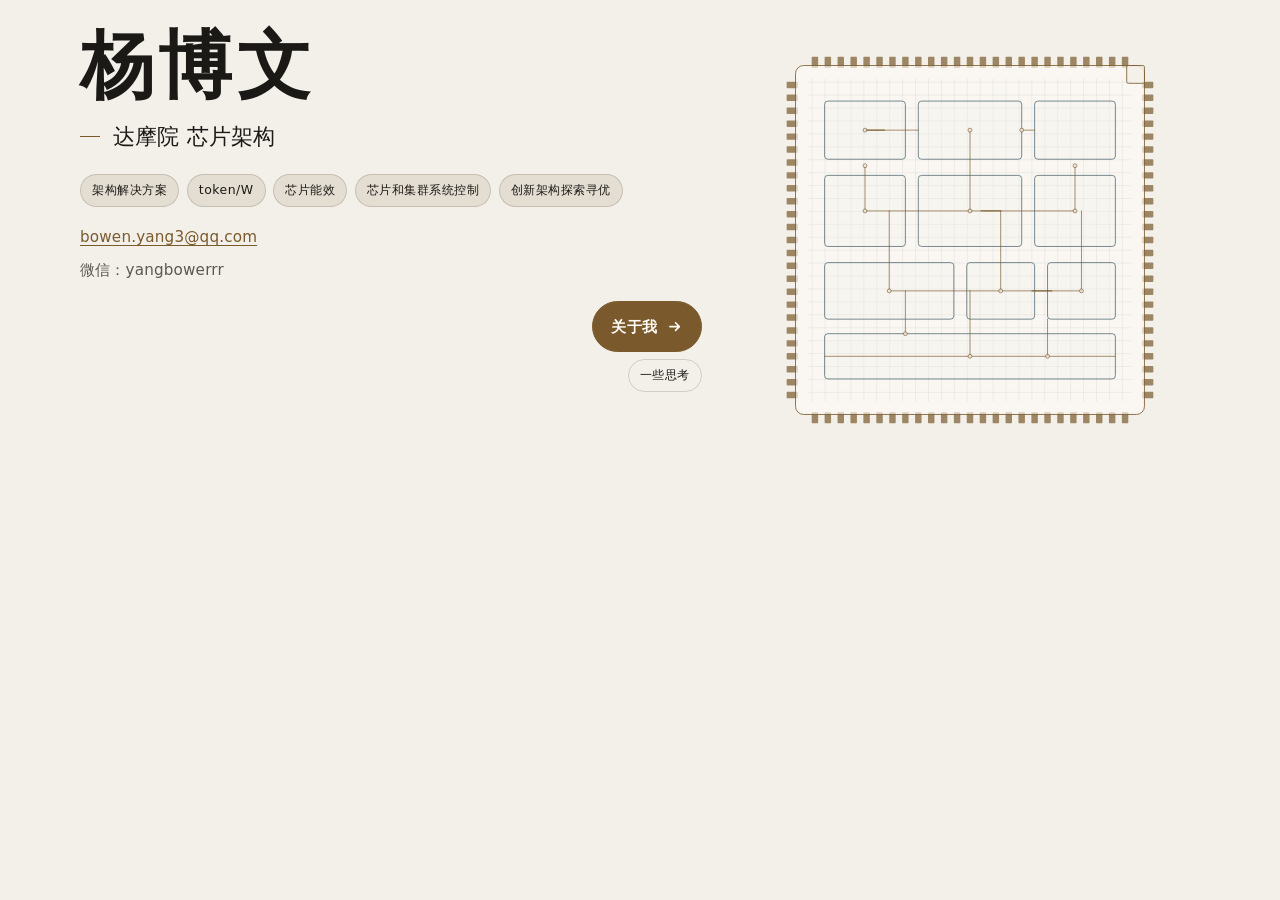
<file: index.html>
<!DOCTYPE html>
<html lang="zh-Hans">
<head>
  <meta charset="utf-8">
  <meta name="viewport" content="width=device-width, initial-scale=1">
  <meta name="format-detection" content="telephone=no">
  <meta name="color-scheme" content="dark light">
  <meta name="description" content="杨博文（Bowen Yang），从事 SoC 芯片架构，聚焦 GPU、CPU 与 AI 相关芯片的架构、能效与端到端交付。">
  <title>杨博文 · SoC 芯片架构</title>
  <link rel="icon" href="data:image/svg+xml,%3Csvg xmlns='http://www.w3.org/2000/svg' viewBox='0 0 32 32'%3E%3Crect x='3' y='3' width='26' height='26' rx='3' fill='none' stroke='%23c9a66b' stroke-width='1.5'/%3E%3Ctext x='16' y='22' text-anchor='middle' font-size='16' font-family='system-ui,sans-serif' fill='%23c9a66b'%3E%E6%9D%A8%3C/text%3E%3C/svg%3E">
  <style>

:root {
  --bg: #0c0d0f;
  --bg-elev: #14161a;
  --bg-soft: #1b1e24;
  --ink: #f2eee6;
  --ink-muted: #9a958c;
  --ink-faint: #6d6a64;
  --line: rgba(242, 238, 230, 0.10);
  --line-strong: rgba(242, 238, 230, 0.18);
  --accent: #c9a66b;
  --accent-ink: #0c0d0f;
  --accent-dim: rgba(201, 166, 107, 0.14);
  --accent-glow: rgba(201, 166, 107, 0.28);
  --steel: #8aa0ab;
  --shadow: 0 24px 60px rgba(0, 0, 0, 0.35);
  --header-h: 4.25rem;
  --radius: 14px;
  --space-tight: 0.28rem;
  --space-group: 0.55rem;
  --space-title: 0.8rem;
  --space-block: 1.1rem;
  --space-section: 1.5rem;
  --space-section-pad: 1.25rem;
  --btn-font-size: 0.92rem;
  --tag-font-size: 0.78rem;
  --font: "PingFang SC", "Hiragino Sans GB", "Source Han Sans SC", "Noto Sans SC",
          "Microsoft YaHei UI", "Microsoft YaHei", system-ui, -apple-system, sans-serif;
  --mono: "SF Mono", "JetBrains Mono", "Cascadia Code", "Sarasa Mono SC", ui-monospace, monospace;
  color-scheme: dark;
}

@media (prefers-color-scheme: light) {
  html:not([data-theme]) {
    --bg: #f3f0ea;
    --bg-elev: #fffcf7;
    --bg-soft: #eae5db;
    --ink: #1b1916;
    --ink-muted: #5c5850;
    --ink-faint: #8a857c;
    --line: rgba(27, 25, 22, 0.10);
    --line-strong: rgba(27, 25, 22, 0.16);
    --accent: #7a5a2c;
    --accent-ink: #fffcf7;
    --accent-dim: rgba(122, 90, 44, 0.12);
    --accent-glow: rgba(122, 90, 44, 0.22);
    --steel: #4f6670;
    --shadow: 0 20px 50px rgba(27, 25, 22, 0.08);
    color-scheme: light;
  }
}

html[data-theme="light"] {
  --bg: #f3f0ea;
  --bg-elev: #fffcf7;
  --bg-soft: #eae5db;
  --ink: #1b1916;
  --ink-muted: #5c5850;
  --ink-faint: #8a857c;
  --line: rgba(27, 25, 22, 0.10);
  --line-strong: rgba(27, 25, 22, 0.16);
  --accent: #7a5a2c;
  --accent-ink: #fffcf7;
  --accent-dim: rgba(122, 90, 44, 0.12);
  --accent-glow: rgba(122, 90, 44, 0.22);
  --steel: #4f6670;
  --shadow: 0 20px 50px rgba(27, 25, 22, 0.08);
  color-scheme: light;
}

html[data-theme="dark"] {
  --bg: #0c0d0f;
  --bg-elev: #14161a;
  --bg-soft: #1b1e24;
  --ink: #f2eee6;
  --ink-muted: #9a958c;
  --ink-faint: #6d6a64;
  --line: rgba(242, 238, 230, 0.10);
  --line-strong: rgba(242, 238, 230, 0.18);
  --accent: #c9a66b;
  --accent-ink: #0c0d0f;
  --accent-dim: rgba(201, 166, 107, 0.14);
  --accent-glow: rgba(201, 166, 107, 0.28);
  --steel: #8aa0ab;
  --shadow: 0 24px 60px rgba(0, 0, 0, 0.35);
  color-scheme: dark;
}

*, *::before, *::after { box-sizing: border-box; }

html {
  scroll-behavior: smooth;
  -webkit-text-size-adjust: 100%;
  text-size-adjust: 100%;
}

html, body { height: 100%; }

body {
  margin: 0;
  min-height: 100svh;
  display: flex;
  flex-direction: column;
  background: var(--bg);
  color: var(--ink);
  font-family: var(--font);
  font-size: 1.0625rem;
  line-height: 1.75;
  letter-spacing: 0.01em;
  text-rendering: optimizeLegibility;
  -webkit-font-smoothing: antialiased;
  -moz-osx-font-smoothing: grayscale;
}

[hidden] { display: none !important; }

img, svg { max-width: 100%; }

a {
  color: var(--accent);
  text-decoration-thickness: 1px;
  text-underline-offset: 0.22em;
}

a:hover { text-decoration-thickness: 2px; }

:focus { outline: none; }

:focus-visible {
  outline: 2px solid var(--accent);
  outline-offset: 3px;
}

::selection {
  background: var(--accent);
  color: var(--accent-ink);
}

.skip {
  position: absolute;
  left: 1rem;
  top: -4rem;
  z-index: 100;
  padding: 0.5rem 0.8rem;
  background: var(--accent);
  color: var(--accent-ink);
  text-decoration: none;
  border-radius: 6px;
}
.skip:focus { top: 0.75rem; }

.wrap {
  width: min(1120px, calc(100% - 2.5rem));
  margin-inline: auto;
}

header.site {
  position: sticky;
  top: 0;
  z-index: 50;
  height: var(--header-h);
  display: flex;
  align-items: center;
  background: color-mix(in srgb, var(--bg) 82%, transparent);
  backdrop-filter: blur(16px) saturate(1.2);
  -webkit-backdrop-filter: blur(16px) saturate(1.2);
  border-bottom: 1px solid var(--line);
}

header.site .wrap {
  display: flex;
  align-items: center;
  justify-content: space-between;
  gap: 1rem;
  width: min(1120px, calc(100% - 2.5rem));
}

.brand {
  display: flex;
  align-items: center;
  gap: 0.75rem;
  color: inherit;
  text-decoration: none;
  min-width: 0;
}

.brand:hover { text-decoration: none; }

.mark {
  flex: none;
  width: 2rem;
  height: 2rem;
  display: grid;
  place-items: center;
  border: 1px solid var(--accent);
  border-radius: 5px;
  color: var(--accent);
  font-size: 0.95rem;
  font-weight: 600;
  letter-spacing: 0;
  line-height: 1;
}

.brand-text {
  display: flex;
  flex-direction: column;
  line-height: 1.15;
  min-width: 0;
}

.brand-name {
  font-weight: 600;
  font-size: 0.95rem;
}

.brand-role {
  font-size: 0.7rem;
  color: var(--ink-muted);
  letter-spacing: 0.08em;
}

nav.site-nav {
  display: flex;
  align-items: center;
  gap: 0.25rem;
}

nav.site-nav a {
  color: var(--ink-muted);
  text-decoration: none;
  padding: 0.4rem 0.7rem;
  font-size: 0.875rem;
  border-radius: 999px;
  position: relative;
}

nav.site-nav a:hover {
  color: var(--ink);
  text-decoration: none;
  background: var(--accent-dim);
}

nav.site-nav a[aria-current="page"] {
  color: var(--ink);
}

nav.site-nav a[aria-current="page"]::after {
  content: "";
  position: absolute;
  left: 0.7rem;
  right: 0.7rem;
  bottom: 0.2rem;
  height: 1px;
  background: var(--accent);
}

.theme-toggle {
  appearance: none;
  margin-left: 0.35rem;
  width: 2.35rem;
  height: 2.35rem;
  border: 1px solid var(--line-strong);
  background: var(--bg-elev);
  color: var(--ink);
  border-radius: 999px;
  display: grid;
  place-items: center;
  cursor: pointer;
  padding: 0;
}

.theme-toggle:hover {
  border-color: var(--accent);
  color: var(--accent);
}

.theme-toggle svg {
  width: 1.05rem;
  height: 1.05rem;
  fill: none;
  stroke: currentColor;
  stroke-width: 1.7;
  stroke-linecap: round;
  stroke-linejoin: round;
}

.theme-toggle .icon-sun { display: none; }
.theme-toggle .icon-moon { display: block; }

@media (prefers-color-scheme: light) {
  html:not([data-theme]) .theme-toggle .icon-sun { display: block; }
  html:not([data-theme]) .theme-toggle .icon-moon { display: none; }
}
html[data-theme="light"] .theme-toggle .icon-sun { display: block; }
html[data-theme="light"] .theme-toggle .icon-moon { display: none; }
html[data-theme="dark"] .theme-toggle .icon-sun { display: none; }
html[data-theme="dark"] .theme-toggle .icon-moon { display: block; }

main { flex: 1; }

/* Views: without JS, both stack. With JS, switch.
   #home must remain display:grid (its .hero layout). */
body.js-ready .view { display: none; }
body.js-ready[data-view="home"] #home { display: grid; }
body.js-ready[data-view="about"] #about { display: block; }

.hero {
  display: grid;
  grid-template-columns: minmax(0, 1.15fr) minmax(240px, 0.85fr);
  gap: clamp(1.5rem, 4vw, 4rem);
  align-items: start;
  min-height: 0;
  padding-block: clamp(1.5rem, 3vh, 2.5rem);
}

.eyebrow {
  display: flex;
  align-items: center;
  gap: 0.75rem;
  color: var(--accent);
  font-size: 0.75rem;
  letter-spacing: 0.18em;
  text-transform: uppercase;
  font-weight: 500;
  margin: 0 0 0.9rem;
}

.eyebrow::after {
  content: "";
  width: 3rem;
  height: 1px;
  background: var(--accent);
  opacity: 0.7;
}

.hero h1 {
  margin: 0;
  font-size: clamp(2.6rem, 6.2vw, 4.6rem);
  font-weight: 650;
  letter-spacing: 0.06em;
  line-height: 1.05;
}

.en-name {
  margin: 0.55rem 0 0;
  font-size: 0.92rem;
  letter-spacing: 0.28em;
  text-transform: uppercase;
  color: var(--ink-muted);
  font-weight: 500;
}

.role {
  margin: 1.1rem 0 0;
  font-size: clamp(1.15rem, 2vw, 1.4rem);
  font-weight: 500;
  color: var(--ink);
  display: flex;
  align-items: center;
  gap: 0.8rem;
}

.role::before {
  content: "";
  width: 1.25rem;
  height: 1px;
  background: var(--accent);
  flex: none;
}

.lead {
  margin: 1.15rem 0 0;
  max-width: 38rem;
  color: var(--ink-muted);
  font-size: 1.02rem;
}

.tags {
  display: flex;
  flex-wrap: wrap;
  gap: 0.5rem;
  margin: 1.2rem 0 0;
  padding: 0;
  list-style: none;
}

.tags li,
.hero-thoughts {
  border: 1px solid var(--line-strong);
  color: var(--ink);
  font-size: var(--tag-font-size);
  font-weight: inherit;
  letter-spacing: 0.04em;
  line-height: inherit;
  padding: 0.28rem 0.7rem;
  border-radius: 999px;
}
.tags li {
  background: var(--accent-dim);
}
.hero-thoughts {
  display: inline-flex;
  align-items: center;
  width: max-content;
  text-decoration: none;
  background: transparent;
}
.hero-thoughts:hover,
.hero-thoughts:focus,
.hero-thoughts:active {
  color: var(--accent);
  text-decoration: none;
  background: transparent;
}

.meta-grid {
  display: grid;
  grid-template-columns: repeat(2, minmax(0, 1fr));
  gap: 1.1rem 2rem;
  margin: 1.6rem 0 0;
  padding-top: 1.25rem;
  border-top: 1px solid var(--line);
  max-width: 40rem;
}

.meta-grid h2 {
  margin: 0 0 0.35rem;
  font-size: 0.7rem;
  letter-spacing: 0.16em;
  text-transform: uppercase;
  color: var(--accent);
  font-weight: 600;
}

.meta-grid p {
  margin: 0;
  font-size: 0.92rem;
  color: var(--ink-muted);
  line-height: 1.65;
}

.meta-grid strong {
  color: var(--ink);
  font-weight: 600;
}

.hero-actions {
  display: flex;
  flex-direction: column;
  flex-wrap: nowrap;
  align-items: flex-end;
  justify-content: flex-end;
  gap: 0.45rem;
  margin-top: 1.5rem;
}
.hero-actions .btn,
.hero-actions .btn-ghost {
  margin-right: 0;
  margin-left: 0;
}

.btn {
  display: inline-flex;
  align-items: center;
  gap: 0.6rem;
  padding: 0.7rem 1.15rem;
  border-radius: 999px;
  border: 1px solid var(--accent);
  background: var(--accent);
  color: var(--accent-ink);
  text-decoration: none;
  font-size: var(--btn-font-size);
  font-weight: 600;
  letter-spacing: 0.04em;
}

.btn:hover {
  text-decoration: none;
  filter: brightness(1.06);
}

.btn-ghost {
  background: transparent;
  color: var(--ink);
  border-color: var(--line-strong);
  margin-left: 0.5rem;
}

.btn-ghost:hover {
  border-color: var(--accent);
  color: var(--accent);
  filter: none;
}

.btn .arrow {
  width: 0.95rem;
  height: 0.95rem;
  stroke: currentColor;
  fill: none;
  stroke-width: 1.7;
  stroke-linecap: round;
  stroke-linejoin: round;
}

.hero-visual {
  position: sticky;
  top: calc(var(--header-h) + 0.5rem);
  display: grid;
  place-items: center;
  pointer-events: none;
  padding-top: 0.2rem;
  align-self: start;
}

.die-frame {
  width: min(100%, 420px);
  aspect-ratio: 1;
  opacity: 1;
}

.die-svg { width: 100%; height: 100%; display: block; }

.die-svg .pads { fill: var(--accent); opacity: 0.7; }
.die-svg .die-outline {
  fill: color-mix(in srgb, var(--bg-elev) 80%, transparent);
  stroke: var(--accent);
  stroke-width: 1.2;
  opacity: 0.85;
}
.die-svg .die-notch {
  fill: var(--bg);
  stroke: var(--accent);
  stroke-width: 1.2;
  opacity: 0.85;
}
.die-svg .die-inner { opacity: 0.35; }
.die-svg .grid { stroke: var(--steel); }
.die-svg .ip {
  fill: color-mix(in srgb, var(--bg) 40%, transparent);
  stroke: var(--steel);
  stroke-width: 1.1;
  opacity: 0.85;
}
.die-svg .trace {
  stroke: var(--accent);
  stroke-width: 1.15;
  opacity: 0.72;
}
.die-svg .via {
  fill: var(--bg);
  stroke: var(--accent);
  stroke-width: 1;
  opacity: 0.8;
}
.die-svg .pulse {
  stroke: var(--accent);
  stroke-width: 1.4;
  opacity: 0;
  stroke-dasharray: 24 220;
  stroke-linecap: square;
}

@media (prefers-reduced-motion: no-preference) {
  .die-svg .pulse {
    animation: pulse-trace 6.5s linear infinite;
    opacity: 0.8;
  }
}

@keyframes pulse-trace {
  0% { stroke-dashoffset: 0; }
  100% { stroke-dashoffset: -244; }
}

/* About */
.about-page {
  padding-block: clamp(2rem, 5vh, 3.5rem) 4rem;
}

.kicker {
  margin: 0 0 0.6rem;
  color: var(--accent);
  font-size: 0.75rem;
  letter-spacing: 0.18em;
  text-transform: uppercase;
  font-weight: 500;
}

.about-page > .intro h1 {
  margin: 0;
  font-size: clamp(2rem, 4.5vw, 2.8rem);
  letter-spacing: 0.08em;
  font-weight: 650;
  line-height: 1.2;
}

.toc {
  display: flex;
  flex-wrap: wrap;
  gap: 0.4rem 0.2rem;
  margin: 1.25rem 0 0;
  padding: 0;
  list-style: none;
}

.toc a {
  color: var(--ink-muted);
  text-decoration: none;
  font-size: 0.85rem;
  padding: 0.2rem 0.65rem;
  border-radius: 999px;
}

.toc a:hover {
  color: var(--accent);
  background: var(--accent-dim);
}

.intro-body {
  margin: 1.75rem 0 0;
  max-width: 46rem;
}

.intro-body p {
  margin: 0 0 1rem;
  color: var(--ink-muted);
}

.intro-body p:last-child { margin-bottom: 0; }

section.block, #intro {
  scroll-margin-top: calc(var(--header-h) + 0.8rem);
}
article.job {
  scroll-margin-top: calc(var(--header-h) + 0.8rem);
}
section.block {
  margin-top: 3.5rem;
  padding-top: 2rem;
  border-top: 1px solid var(--line);
}

.block-lead {
  margin: -0.4rem 0 1.25rem;
  max-width: 46rem;
  color: var(--ink-muted);
  font-size: 0.95rem;
}
section.block > h2 {
  margin: 0 0 1.4rem;
  font-size: 1.15rem;
  letter-spacing: 0.12em;
  font-weight: 600;
}

.caps {
  display: grid;
  grid-template-columns: repeat(2, minmax(0, 1fr));
  gap: 1rem;
}

.cap {
  background: var(--bg-elev);
  border: 1px solid var(--line);
  border-radius: var(--radius);
  padding: 1.25rem 1.3rem 1.15rem;
}

.cap h3 {
  margin: 0 0 0.85rem;
  font-size: 0.98rem;
  font-weight: 600;
  letter-spacing: 0.04em;
  color: var(--ink);
  display: flex;
  align-items: center;
  gap: 0.55rem;
}

.cap h3::before {
  content: "";
  width: 0.45rem;
  height: 0.45rem;
  border: 1px solid var(--accent);
  transform: rotate(45deg);
  flex: none;
}

.cap ul {
  margin: 0;
  padding: 0;
  list-style: none;
}

.cap li {
  position: relative;
  padding: 0.28rem 0 0.28rem 1rem;
  color: var(--ink-muted);
  font-size: 0.92rem;
  line-height: 1.6;
}

.cap li::before {
  content: "";
  position: absolute;
  left: 0;
  top: 0.85em;
  width: 0.4rem;
  height: 1px;
  background: var(--accent);
  opacity: 0.8;
}

.jobs { display: grid; gap: 1.25rem; }

article.job {
  background: var(--bg-elev);
  border: 1px solid var(--line);
  border-radius: var(--radius);
  padding: 1.45rem 1.5rem 1.35rem;
  border-left: 2px solid var(--accent);
}

.job-head {
  display: grid;
  grid-template-columns: 1fr auto;
  gap: 0.35rem 1.25rem;
  align-items: baseline;
  margin-bottom: 1rem;
  padding-bottom: 0;
  border-bottom: none;
}

.job-head h3 {
  margin: 0;
  font-size: 1.12rem;
  letter-spacing: 0.02em;
  font-weight: 650;
}

.job-role {
  margin: 0.25rem 0 0;
  color: var(--ink-muted);
  font-size: 0.92rem;
}

.job-dates {
  margin: 0;
  font-family: var(--mono);
  font-size: 0.78rem;
  color: var(--ink-faint);
  letter-spacing: 0.02em;
  white-space: nowrap;
  text-align: right;
}

.project {
  margin: 0.2rem 0 0.85rem;
}

.project:last-child { margin-bottom: 0; }

.project > h4 {
  margin: 0 0 0.65rem;
  font-size: 0.95rem;
  font-weight: 600;
  color: var(--accent);
  letter-spacing: 0.04em;
}

.duty {
  margin: 0 0 0.85rem;
}

.duty:last-child { margin-bottom: 0; }

.duty-title {
  margin: 0;
  font-size: 0.95rem;
  font-weight: 600;
  color: var(--ink);
}

.duty ul, .project > ul {
  margin: 0.4rem 0 0;
  padding: 0 0 0 1.1rem;
}

.duty li, .project > ul li {
  margin: 0.25rem 0;
  color: var(--ink-muted);
  font-size: 0.95rem;
  padding-left: 0.15rem;
}

.duty li::marker, .project > ul li::marker {
  color: var(--accent);
}

.schools {
  display: grid;
  grid-template-columns: repeat(2, minmax(0, 1fr));
  gap: 1rem;
}

.school {
  background: var(--bg-elev);
  border: 1px solid var(--line);
  border-radius: var(--radius);
  padding: 1.25rem 1.3rem;
}

.school h3 {
  margin: 0;
  font-size: 1.05rem;
  font-weight: 650;
}

.school .degree {
  margin: 0.3rem 0 0;
  color: var(--ink);
  font-size: 0.95rem;
}

.school .dates {
  margin: 0.55rem 0 0;
  font-family: var(--mono);
  font-size: 0.78rem;
  color: var(--ink-faint);
}

abbr[title] {
  text-decoration: none;
  cursor: help;
  font-style: normal;
  border-bottom: 1px dotted transparent;
}
abbr[title]:hover,
abbr[title]:focus {
  border-bottom-color: color-mix(in srgb, var(--accent) 70%, transparent);
}

footer.site {
  border-top: 1px solid var(--line);
  padding: 1.35rem 0 1.6rem;
  color: var(--ink-faint);
  font-size: 0.78rem;
  line-height: 1.65;
}

footer.site .wrap {
  display: flex;
  justify-content: space-between;
  gap: 1rem 2rem;
  flex-wrap: wrap;
}

footer.site p { margin: 0; }

/* No entrance fade: first paint stays visible. */

@media (prefers-reduced-motion: reduce) {
  html { scroll-behavior: auto; }
  *, *::before, *::after {
    animation: none !important;
    transition: none !important;
  }
}

/* Responsive */
@media (max-width: 880px) {
  .hero {
    grid-template-columns: 1fr;
    min-height: auto;
    padding-block: 2rem 2.5rem;
  }
  /* 窄屏优先阅读姓名与简介，芯片装饰仅保留在桌面名片。 */
  .hero-visual { display: none; }
  .caps, .schools, .meta-grid {
    grid-template-columns: 1fr;
  }
  .job-head {
    grid-template-columns: 1fr;
  }
  .job-dates { text-align: left; }
}

@media (max-width: 640px) {
  :root { --header-h: 3.75rem; }
  .wrap, header.site .wrap { width: min(1120px, calc(100% - 1.5rem)); }
  .brand-text { display: none; }
  nav.site-nav a { padding-inline: 0.5rem; }
  .hero h1 { letter-spacing: 0.04em; }
  .btn, .btn-ghost { margin: 0.25rem 0.4rem 0 0; }
  .hero-actions {
    display: flex;
    flex-direction: column;
    flex-wrap: nowrap;
    align-items: flex-end;
  }
  article.job, .cap, .school { padding: 1.1rem 1rem; }
}

@media print {
  header.site, .theme-toggle, .hero-visual, .hero-actions, .skip, .toc { display: none !important; }
  body, body.js-ready .view, body.js-ready[data-view="home"] #home,
  body.js-ready[data-view="about"] #about {
    display: block !important;
    animation: none !important;
    background: #fff !important;
    color: #111 !important;
  }
  .hero { min-height: 0; display: block; }
  article.job, .cap, .school { break-inside: avoid; box-shadow: none; }
  a { color: inherit; text-decoration: none; }
}

  :root { --header-h: 0rem; }
  .contact-details { display: flex; flex-direction: column; align-items: flex-start; gap: .55rem; margin-top: 1.4rem; color: var(--ink-muted); font-size: .95rem; }
  .contact-details a { overflow-wrap: anywhere; }

/* About typography and grouping (resume layout). */
.back-to-card {
  display: inline-flex;
  align-items: center;
  gap: 0.35rem;
  margin: 0 0 1.05rem;
  color: var(--ink-muted);
  text-decoration: none;
  font-size: 0.875rem;
  letter-spacing: 0.04em;
}
.back-to-card:hover { color: var(--accent); }
.about-page > .about-top h1 {
  margin: 0;
  font-size: clamp(2rem, 4.5vw, 2.8rem);
  letter-spacing: 0.08em;
  font-weight: 650;
  line-height: 1.2;
}
.edu-dates,
.job-meta,
.job-dates,
.school .dates {
  text-decoration: none;
  border: 0;
  border-bottom: none;
  box-shadow: none;
  background: none;
  line-height: 1.55;
}
.edu-list {
  list-style: none;
  margin: 0;
  padding: 0;
  display: grid;
  gap: 0;
  background: var(--bg-elev);
  border: 1px solid var(--line);
  border-radius: var(--radius);
  overflow: hidden;
}
.edu-item {
  display: grid;
  grid-template-columns: 12.2rem minmax(0, 1fr);
  gap: 0.45rem 1.5rem;
  align-items: start;
  background: transparent;
  border: 0;
  border-radius: 0;
  padding: 1.2rem 1.3rem;
}
.edu-dates {
  font-family: var(--mono);
  font-size: 0.8rem;
  color: var(--ink-faint);
  letter-spacing: 0.02em;
  min-width: 0;
  overflow-wrap: anywhere;
}
.edu-body {
  display: flex;
  flex-wrap: wrap;
  gap: 0.35rem 1.15rem;
  align-items: baseline;
  min-width: 0;
}
.edu-school {
  font-weight: 650;
  font-size: 1.02rem;
}
.edu-meta {
  color: var(--ink-muted);
  font-size: 0.95rem;
}
.resume-list {
  margin: 0;
  padding: 0 0 0 1.15rem;
  max-width: 48rem;
}
.resume-list li {
  margin: 0.45rem 0;
  color: var(--ink-muted);
  line-height: 1.75;
}
.resume-list li::marker { color: var(--accent); }
.resume-list.tight { max-width: none; }
.resume-list.tight li { margin: 0.28rem 0; }
.resume-sub {
  margin: 0.35rem 0 0;
  padding: 0 0 0 1.15rem;
}
.resume-sub li {
  margin: 0.22rem 0;
  color: var(--ink-muted);
  font-size: 0.95rem;
}
.resume-sub li::marker { color: var(--accent); }
.job-head {
  display: grid;
  grid-template-columns: minmax(0, 1fr) auto;
  column-gap: 1.5rem;
  row-gap: 0.45rem;
  align-items: start;
  margin-bottom: 1.15rem;
  padding-bottom: 0;
  border-bottom: none;
}
.job-head h3,
.job-meta {
  min-width: 0;
}
.job-meta {
  margin: 0;
  color: var(--ink-faint);
  font-size: 0.9rem;
  text-align: right;
  overflow-wrap: anywhere;
}
@media (max-width: 880px) {
  .edu-item {
    grid-template-columns: 1fr;
    gap: 0.4rem;
  }
  .job-head {
    grid-template-columns: 1fr;
  }
  .job-meta,
  .job-dates {
    text-align: left;
  }
}

/* Tighten space between About TOC and the first content section only. */
.about-page > .about-top + .block {
  margin-top: 1.35rem;
  padding-top: 1.35rem;
}
@media (max-width: 880px) {
  .about-page > .about-top + .block {
    margin-top: 1.15rem;
    padding-top: 1.15rem;
  }
}


/* Unified spacing scale (tight < title < block < section).
   Overrides earlier accumulated margins so desktop and mobile share one rhythm. */
.hero {
  min-height: 0;
  padding-block: clamp(1.5rem, 3vh, 2.5rem);
  gap: clamp(1.25rem, 3vw, 3rem);
}
.role { margin-top: var(--space-title); }
.tags {
  margin-top: var(--space-block);
  gap: 0.45rem;
}
.contact-details {
  margin-top: var(--space-block);
  gap: 0.4rem;
}
.hero-actions {
  margin-top: var(--space-block);
  gap: 0.45rem;
  flex-direction: column;
  flex-wrap: nowrap;
  align-items: flex-end;
  justify-content: flex-end;
}

.about-page {
  padding-block: clamp(1.5rem, 3.5vh, 2.25rem) 2.5rem;
}
.back-to-card { margin-bottom: var(--space-title); }
.about-page > .about-top h1 { margin: 0; }
.toc { margin-top: var(--space-title); }

section.block {
  margin-top: var(--space-section);
  padding-top: var(--space-section-pad);
}
section.block > h2 { margin: 0 0 var(--space-title); }
.about-page > .about-top + .block {
  margin-top: var(--space-block);
  padding-top: var(--space-block);
}

.edu-list {
  gap: var(--space-group);
  padding: 0.85rem 1.15rem;
}
.edu-item {
  padding: 0;
  gap: 0.35rem 1.25rem;
}
.edu-body { gap: 0.3rem 1rem; }

.resume-list li {
  margin: 0.32rem 0;
  line-height: 1.7;
}
.resume-list.tight li {
  margin: 0.26rem 0;
  line-height: 1.65;
}
.resume-sub { margin-top: 0.3rem; }
.resume-sub li {
  margin: 0.22rem 0;
  line-height: 1.65;
}

.jobs { gap: var(--space-block); }
article.job { padding: 1.15rem 1.2rem; }
.job-head {
  margin-bottom: var(--space-title);
  row-gap: 0.3rem;
  padding-bottom: 0;
  border-bottom: none;
}
.project { margin: 0 0 var(--space-block); }
.project:last-child { margin-bottom: 0; }
.project > h4 { margin: 0 0 var(--space-group); }
.duty { margin: 0 0 var(--space-group); }
.duty:last-child { margin-bottom: 0; }
.duty ul, .project > ul { margin: 0.3rem 0 0; }
.duty li, .project > ul li {
  margin: 0.22rem 0;
  line-height: 1.65;
}

@media (max-width: 880px) {
  .hero { padding-block: 1.5rem 2rem; }
  .about-page { padding-block: 1.35rem 2rem; }
  section.block {
    margin-top: 1.35rem;
    padding-top: 1.1rem;
  }
  .about-page > .about-top + .block {
    margin-top: 0.95rem;
    padding-top: 0.95rem;
  }
  article.job { padding: 1rem 0.95rem; }
  .edu-list { padding: 0.75rem 1rem; }
}

/* Don't style author mailto links; only Safari auto-detected numbers/dates. */
a[x-apple-data-detectors]:not([href^="mailto:"]) {
  color: inherit;
  text-decoration: inherit;
}

  </style>
  <script>

(function () {
  try {
    var t = localStorage.getItem("bowen-site-theme");
    if (t === "light" || t === "dark") {
      document.documentElement.setAttribute("data-theme", t);
    }
  } catch (e) {}
})();

  </script>
</head>
<body data-view="home">
  <a class="skip" href="#main">跳到主要内容</a>


  <main id="main">
    <section id="home" class="view wrap hero" aria-label="名片">
      <div class="hero-copy">
        <h1>杨博文</h1>
        <p class="role">达摩院 芯片架构</p>
        <ul class="tags">
          <li>架构解决方案</li>
          <li>token/W</li>
          <li>芯片能效</li>
          <li>芯片和集群系统控制</li>
          <li>创新架构探索寻优</li>
        </ul>
        <div class="contact-details" aria-label="联系方式">
          <a href="mailto:bowen.yang3@qq.com">bowen.yang3@qq.com</a>
          <span>微信：yangbowerrr</span>
        </div>
        <div class="hero-actions">
          <a class="btn" href="#about">关于我
            <svg class="arrow" viewBox="0 0 16 16" aria-hidden="true"><path d="M3 8h10M9 4l4 4-4 4"/></svg>
          </a>
          <a class="hero-thoughts" href="articles/">一些思考</a>
        </div>
      </div>
      <div class="hero-visual" aria-hidden="true">
        <div class="die-frame">
<svg class="die-svg" viewBox="0 0 520 520" xmlns="http://www.w3.org/2000/svg" aria-hidden="true" focusable="false">
  <defs>
    <pattern id="die-grid" width="16" height="16" patternUnits="userSpaceOnUse">
      <path class="grid" d="M 16 0 L 0 0 0 16" fill="none" stroke-width="0.6"/>
    </pattern>
  </defs>
  <g class="pads">
    <rect x="64.0" y="33" width="8" height="14" rx="1"/><rect x="64.0" y="473" width="8" height="14" rx="1"/><rect x="80.0" y="33" width="8" height="14" rx="1"/><rect x="80.0" y="473" width="8" height="14" rx="1"/><rect x="96.0" y="33" width="8" height="14" rx="1"/><rect x="96.0" y="473" width="8" height="14" rx="1"/><rect x="112.0" y="33" width="8" height="14" rx="1"/><rect x="112.0" y="473" width="8" height="14" rx="1"/><rect x="128.0" y="33" width="8" height="14" rx="1"/><rect x="128.0" y="473" width="8" height="14" rx="1"/><rect x="144.0" y="33" width="8" height="14" rx="1"/><rect x="144.0" y="473" width="8" height="14" rx="1"/><rect x="160.0" y="33" width="8" height="14" rx="1"/><rect x="160.0" y="473" width="8" height="14" rx="1"/><rect x="176.0" y="33" width="8" height="14" rx="1"/><rect x="176.0" y="473" width="8" height="14" rx="1"/><rect x="192.0" y="33" width="8" height="14" rx="1"/><rect x="192.0" y="473" width="8" height="14" rx="1"/><rect x="208.0" y="33" width="8" height="14" rx="1"/><rect x="208.0" y="473" width="8" height="14" rx="1"/><rect x="224.0" y="33" width="8" height="14" rx="1"/><rect x="224.0" y="473" width="8" height="14" rx="1"/><rect x="240.0" y="33" width="8" height="14" rx="1"/><rect x="240.0" y="473" width="8" height="14" rx="1"/><rect x="256.0" y="33" width="8" height="14" rx="1"/><rect x="256.0" y="473" width="8" height="14" rx="1"/><rect x="272.0" y="33" width="8" height="14" rx="1"/><rect x="272.0" y="473" width="8" height="14" rx="1"/><rect x="288.0" y="33" width="8" height="14" rx="1"/><rect x="288.0" y="473" width="8" height="14" rx="1"/><rect x="304.0" y="33" width="8" height="14" rx="1"/><rect x="304.0" y="473" width="8" height="14" rx="1"/><rect x="320.0" y="33" width="8" height="14" rx="1"/><rect x="320.0" y="473" width="8" height="14" rx="1"/><rect x="336.0" y="33" width="8" height="14" rx="1"/><rect x="336.0" y="473" width="8" height="14" rx="1"/><rect x="352.0" y="33" width="8" height="14" rx="1"/><rect x="352.0" y="473" width="8" height="14" rx="1"/><rect x="368.0" y="33" width="8" height="14" rx="1"/><rect x="368.0" y="473" width="8" height="14" rx="1"/><rect x="384.0" y="33" width="8" height="14" rx="1"/><rect x="384.0" y="473" width="8" height="14" rx="1"/><rect x="400.0" y="33" width="8" height="14" rx="1"/><rect x="400.0" y="473" width="8" height="14" rx="1"/><rect x="416.0" y="33" width="8" height="14" rx="1"/><rect x="416.0" y="473" width="8" height="14" rx="1"/><rect x="432.0" y="33" width="8" height="14" rx="1"/><rect x="432.0" y="473" width="8" height="14" rx="1"/><rect x="448.0" y="33" width="8" height="14" rx="1"/><rect x="448.0" y="473" width="8" height="14" rx="1"/><rect x="33" y="64.0" width="14" height="8" rx="1"/><rect x="473" y="64.0" width="14" height="8" rx="1"/><rect x="33" y="80.0" width="14" height="8" rx="1"/><rect x="473" y="80.0" width="14" height="8" rx="1"/><rect x="33" y="96.0" width="14" height="8" rx="1"/><rect x="473" y="96.0" width="14" height="8" rx="1"/><rect x="33" y="112.0" width="14" height="8" rx="1"/><rect x="473" y="112.0" width="14" height="8" rx="1"/><rect x="33" y="128.0" width="14" height="8" rx="1"/><rect x="473" y="128.0" width="14" height="8" rx="1"/><rect x="33" y="144.0" width="14" height="8" rx="1"/><rect x="473" y="144.0" width="14" height="8" rx="1"/><rect x="33" y="160.0" width="14" height="8" rx="1"/><rect x="473" y="160.0" width="14" height="8" rx="1"/><rect x="33" y="176.0" width="14" height="8" rx="1"/><rect x="473" y="176.0" width="14" height="8" rx="1"/><rect x="33" y="192.0" width="14" height="8" rx="1"/><rect x="473" y="192.0" width="14" height="8" rx="1"/><rect x="33" y="208.0" width="14" height="8" rx="1"/><rect x="473" y="208.0" width="14" height="8" rx="1"/><rect x="33" y="224.0" width="14" height="8" rx="1"/><rect x="473" y="224.0" width="14" height="8" rx="1"/><rect x="33" y="240.0" width="14" height="8" rx="1"/><rect x="473" y="240.0" width="14" height="8" rx="1"/><rect x="33" y="256.0" width="14" height="8" rx="1"/><rect x="473" y="256.0" width="14" height="8" rx="1"/><rect x="33" y="272.0" width="14" height="8" rx="1"/><rect x="473" y="272.0" width="14" height="8" rx="1"/><rect x="33" y="288.0" width="14" height="8" rx="1"/><rect x="473" y="288.0" width="14" height="8" rx="1"/><rect x="33" y="304.0" width="14" height="8" rx="1"/><rect x="473" y="304.0" width="14" height="8" rx="1"/><rect x="33" y="320.0" width="14" height="8" rx="1"/><rect x="473" y="320.0" width="14" height="8" rx="1"/><rect x="33" y="336.0" width="14" height="8" rx="1"/><rect x="473" y="336.0" width="14" height="8" rx="1"/><rect x="33" y="352.0" width="14" height="8" rx="1"/><rect x="473" y="352.0" width="14" height="8" rx="1"/><rect x="33" y="368.0" width="14" height="8" rx="1"/><rect x="473" y="368.0" width="14" height="8" rx="1"/><rect x="33" y="384.0" width="14" height="8" rx="1"/><rect x="473" y="384.0" width="14" height="8" rx="1"/><rect x="33" y="400.0" width="14" height="8" rx="1"/><rect x="473" y="400.0" width="14" height="8" rx="1"/><rect x="33" y="416.0" width="14" height="8" rx="1"/><rect x="473" y="416.0" width="14" height="8" rx="1"/><rect x="33" y="432.0" width="14" height="8" rx="1"/><rect x="473" y="432.0" width="14" height="8" rx="1"/><rect x="33" y="448.0" width="14" height="8" rx="1"/><rect x="473" y="448.0" width="14" height="8" rx="1"/>
  </g>
  <rect class="die-outline" x="44" y="44" width="432" height="432" rx="10"/>
  <rect class="die-notch" x="454" y="44" width="22" height="22" rx="2"/>
  <rect class="die-inner" x="60" y="60" width="400" height="400" fill="url(#die-grid)" rx="4"/>
  <rect class="ip" x="80" y="88" width="100" height="72" rx="4"/>
    <rect class="ip" x="196" y="88" width="128" height="72" rx="4"/>
    <rect class="ip" x="340" y="88" width="100" height="72" rx="4"/>
    <rect class="ip" x="80" y="180" width="100" height="88" rx="4"/>
    <rect class="ip" x="196" y="180" width="128" height="88" rx="4"/>
    <rect class="ip" x="340" y="180" width="100" height="88" rx="4"/>
    <rect class="ip" x="80" y="288" width="160" height="70" rx="4"/>
    <rect class="ip" x="256" y="288" width="84" height="70" rx="4"/>
    <rect class="ip" x="356" y="288" width="84" height="70" rx="4"/>
    <rect class="ip" x="80" y="376" width="360" height="56" rx="4"/>
  <path class="trace" d="M 130 224 H 390 M 130 168 V 224 M 260 124 V 224 M 390 168 V 224 M 160 224 V 323 M 298 224 V 323 M 398 224 V 323 M 160 323 H 398 M 260 323 V 404 M 80 404 H 440 M 130 124 H 196 M 324 124 H 340 M 180 323 V 376 M 356 358 V 404" fill="none" stroke-linecap="square" stroke-linejoin="miter"/>
  <path class="pulse" d="M 130 124 H 196 H 260 V 224 H 390 V 323 H 298 V 404" fill="none"/>
  <circle class="via" cx="130" cy="168" r="2.4"/>
    <circle class="via" cx="260" cy="124" r="2.4"/>
    <circle class="via" cx="390" cy="168" r="2.4"/>
    <circle class="via" cx="130" cy="224" r="2.4"/>
    <circle class="via" cx="260" cy="224" r="2.4"/>
    <circle class="via" cx="390" cy="224" r="2.4"/>
    <circle class="via" cx="160" cy="323" r="2.4"/>
    <circle class="via" cx="298" cy="323" r="2.4"/>
    <circle class="via" cx="398" cy="323" r="2.4"/>
    <circle class="via" cx="260" cy="404" r="2.4"/>
    <circle class="via" cx="180" cy="376" r="2.4"/>
    <circle class="via" cx="356" cy="404" r="2.4"/>
    <circle class="via" cx="130" cy="124" r="2.4"/>
    <circle class="via" cx="324" cy="124" r="2.4"/>
</svg>
        </div>
      </div>
    </section>

    <section id="about" class="view about-page wrap" aria-label="关于我">
      <div class="about-top">
        <a class="back-to-card" href="#home">返回名片</a>
        <h1>杨博文</h1>
        <ul class="toc">
          <li><a href="#education">教育背景</a></li>
          <li><a href="#intro">简介</a></li>
          <li><a href="#experience">工作经验</a></li>
        </ul>
      </div>

      <section class="block" id="education" aria-labelledby="edu-title">
        <h2 id="edu-title">教育背景</h2>
        <ul class="edu-list">
          <li class="edu-item">
            <span class="edu-dates">· 2015/8 – 2016/12</span>
            <span class="edu-body"><span class="edu-school">香港科技大学</span><span class="edu-meta">研究生</span><span class="edu-meta">集成电路设计</span></span>
          </li>
          <li class="edu-item">
            <span class="edu-dates">· 2010/9 – 2014/7</span>
            <span class="edu-body"><span class="edu-school">西北工业大学</span><span class="edu-meta">本科</span><span class="edu-meta">信息安全</span></span>
          </li>
        </ul>
      </section>

      <section class="block" id="intro" aria-labelledby="intro-title">
        <h2 id="intro-title">简介</h2>
        <ul class="resume-list">
          <li>聚焦 GPU、CPU、AI相关 SOC 芯片架构，覆盖 die-to-die、chip-to-chip、scale-up / scale-out、系统控制，3D AI架构以及推理模型能效优化与集群部署</li>
          <li>管理芯片开发全流程，端到端交付，涵盖产品规划、芯片架构、设计、验证、物理实现、封装、PCB</li>
          <li>聚焦能效相关领域的技术规划、先进技术、EDA 演进与 sign-off 流程</li>
          <li>推动 AI Native 转型，提升架构探索、PPA 分析和跨领域 DTCO 优化效率</li>
        </ul>
      </section>

      <section class="block" id="experience" aria-labelledby="exp-title">
        <h2 id="exp-title">工作经验</h2>
        <div class="jobs">

          <article class="job" id="job-damo">
            <header class="job-head">
              <h3>阿里巴巴达摩院 · 计算技术</h3>
              <p class="job-meta">· 2024/12 – 至今 · 芯片架构</p>
            </header>
            <div class="project">
              <h4>3D/2.5D AI 推理芯片项目</h4>
              <div class="duty">
                <p class="duty-title">芯片和集群电源、功耗、热领域架构负责人</p>
                <ul class="resume-sub">
                  <li>负责芯片功耗管理，热控制，PI防御，AVS，DVFS，电源等系统架构方案</li>
                  <li>负责集群电源，能耗管控方案</li>
                  <li>负责相关领域的EDA工具，流程，优化方法学</li>
                  <li>负责集群token/W等能效定义，优化</li>
                </ul>
              </div>
              <div class="duty">
                <p class="duty-title">SOC 芯片架构联合负责人</p>
                <ul class="resume-sub">
                  <li>拆解芯片开发需求，IP规格，PPA规格等</li>
                  <li>分析scale-up规模竞争力，芯片竞争力，规划产品，架构迭代</li>
                </ul>
              </div>
              <div class="duty">
                <p class="duty-title">芯片架构 PM</p>
                <ul class="resume-sub">
                  <li>里程碑定义，交付件定义，IPD流程适配，架构交付质量管控等</li>
                </ul>
              </div>
              <div class="duty">
                <p class="duty-title">芯片架构决策委员会负责人</p>
              </div>
              <div class="duty">
                <p class="duty-title">项目决策委员会成员</p>
              </div>
            </div>
          </article>

          <article class="job" id="job-xuanjie">
            <header class="job-head">
              <h3>玄戒技术有限公司</h3>
              <p class="job-meta">· 2022/9 – 2024/12 · SOC能效架构和交付</p>
            </header>
            <div class="project">
              <h4>手机芯片项目</h4>
              <ul class="resume-list tight">
                <li>量产 1 款 3nm 手机芯片</li>
                <li>负责 SOC 能效目标制定</li>
                <li>负责 IP 能效迭代优化，并推动目标达成</li>
                <li>管理 SOC-能效功耗团队</li>
                <li>担任 SOC 能效架构</li>
                <li>负责功耗工具平台，包括 EDA 和 EMU</li>
                <li>负责 PPA 评价体系建立</li>
                <li>建立 PPA 优化方法学</li>
                <li>负责 PI 和热分析 sign-off</li>
                <li>承担从架构到软件端到端能效达成责任</li>
                <li>负责量产 AVS 分析</li>
              </ul>
            </div>
          </article>

          <article class="job" id="job-enflame">
            <header class="job-head">
              <h3>燧原科技有限公司</h3>
              <p class="job-meta">· 2021/9 – 2022/9 · AI core power架构</p>
            </header>
            <div class="project">
              <h4>AI 芯片项目</h4>
              <ul class="resume-list tight">
                <li>量产 1 款 7nm AI 芯片</li>
                <li>负责 SIP (AI Core) PPA 目标达成</li>
                <li>PMU、Arch Clock Gate 架构设计和最终交付</li>
              </ul>
            </div>
          </article>

          <article class="job" id="job-amd">
            <header class="job-head">
              <h3>AMD</h3>
              <p class="job-meta">· 2016/9 – 2021/9 · 设计交付</p>
            </header>
            <div class="project">
              <h4>AI / DGPU / Mobile 芯片项目</h4>
              <ul class="resume-list tight">
                <li>量产 2 款 7nm AI 芯片、1 款 7nm DGPU 芯片、1 款 7nm mobile 芯片</li>
                <li>负责 GFXIP / PCIE / IOHUB / NBIF / DXIO / USR 的功耗迭代优化</li>
                <li>负责 Power Analysis Flow 从无到有的建立</li>
                <li>制定 PPA 评价体系</li>
                <li>负责微架构到 PR sign-off 的全流程功耗优化</li>
              </ul>
            </div>
            <div class="project">
              <h4>Server IOD 项目</h4>
              <ul class="resume-list tight">
                <li>量产 4 款 14nm Server IO Die 芯片</li>
                <li>负责 PCIE / IOHUB / NBIF / DXIO 的功耗分析</li>
                <li>负责中端（综合、STA、CDC、ECO 等）工作</li>
              </ul>
            </div>
          </article>

        </div>
      </section>
    </section>
  </main>


  <script>

(function () {
  var body = document.body;
  var ABOUT_IDS = {
    about: 1, intro: 1, experience: 1, education: 1,
    "job-damo": 1, "job-xuanjie": 1, "job-enflame": 1, "job-amd": 1
  };

  function currentHash() {
    return (location.hash || "#home").replace(/^#/, "") || "home";
  }

  function viewFor(id) {
    return ABOUT_IDS[id] ? "about" : "home";
  }

  function syncNav(view) {
    document.querySelectorAll("nav.site-nav a[data-view]").forEach(function (a) {
      var on = a.getAttribute("data-view") === view;
      if (on) a.setAttribute("aria-current", "page");
      else a.removeAttribute("aria-current");
    });
  }

  function applyRoute(opts) {
    var id = currentHash();
    if (id !== "home" && id !== "about" && !ABOUT_IDS[id] && id) {
      id = "home";
    }
    var view = viewFor(id) || "home";
    if (id === "home" || !id) view = "home";
    body.setAttribute("data-view", view);
    syncNav(view);
    var reduce = window.matchMedia("(prefers-reduced-motion: reduce)").matches;
    if (opts && opts.skipScroll) return;
    if (view === "about" && id && id !== "about" && ABOUT_IDS[id]) {
      var el = document.getElementById(id);
      if (el) {
        el.scrollIntoView({ behavior: reduce ? "auto" : "smooth", block: "start" });
        return;
      }
    }
    window.scrollTo(0, 0);
  }

  body.classList.add("js-ready");
  if (!location.hash) {
    history.replaceState(null, "", "#home");
  }
  applyRoute({ skipScroll: true });

  window.addEventListener("hashchange", function () {
    applyRoute();
  });

  var btn = document.getElementById("theme-toggle");
  if (!btn) return;
  function currentTheme() {
    var explicit = document.documentElement.getAttribute("data-theme");
    if (explicit === "light" || explicit === "dark") return explicit;
    return window.matchMedia("(prefers-color-scheme: light)").matches ? "light" : "dark";
  }
  function syncThemeButton() {
    var t = currentTheme();
    btn.setAttribute("aria-label", t === "dark" ? "切换为浅色主题" : "切换为深色主题");
    btn.setAttribute("title", t === "dark" ? "切换为浅色主题" : "切换为深色主题");
    btn.setAttribute("aria-pressed", t === "dark" ? "true" : "false");
  }
  btn.addEventListener("click", function () {
    var next = currentTheme() === "dark" ? "light" : "dark";
    document.documentElement.setAttribute("data-theme", next);
    try { localStorage.setItem("bowen-site-theme", next); } catch (e) {}
    syncThemeButton();
  });
  syncThemeButton();
})();

  </script>
</body>
</html>
</file>
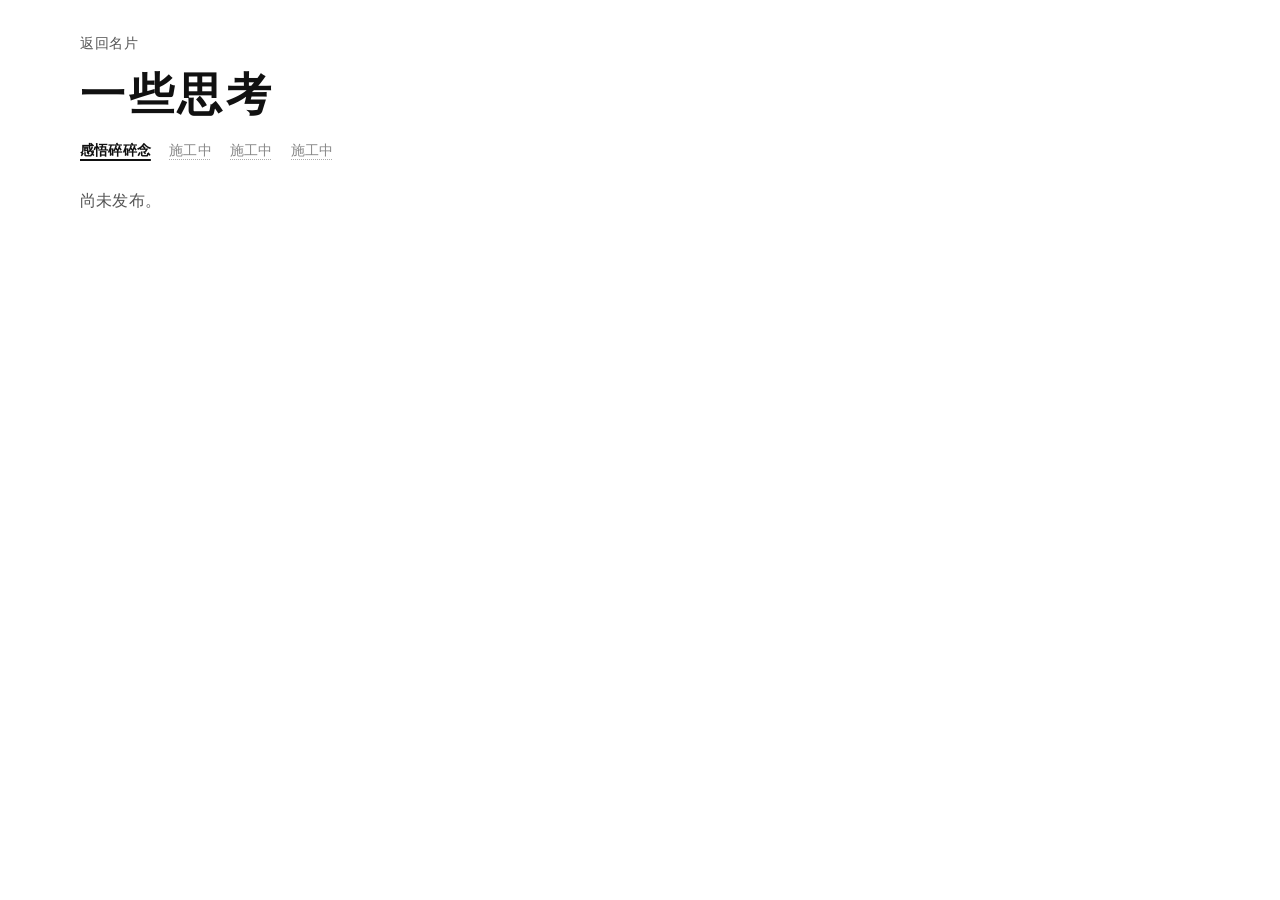
<file: articles/index.html>
<!DOCTYPE html>
<html lang="zh-Hans">
<head>
  <meta charset="utf-8">
  <meta name="viewport" content="width=device-width, initial-scale=1">
  <meta name="format-detection" content="telephone=no">
  <meta name="color-scheme" content="dark light">
  <meta name="description" content="杨博文的一些思考，目前为感悟碎碎念。">
  <title>一些思考 · 杨博文</title>
  <link rel="icon" href="data:image/svg+xml,%3Csvg xmlns='http://www.w3.org/2000/svg' viewBox='0 0 32 32'%3E%3Crect x='3' y='3' width='26' height='26' rx='3' fill='none' stroke='%23c9a66b' stroke-width='1.5'/%3E%3Ctext x='16' y='22' text-anchor='middle' font-size='16' font-family='system-ui,sans-serif' fill='%23c9a66b'%3E%E6%9D%A8%3C/text%3E%3C/svg%3E">
  <link rel="stylesheet" href="../css/articles.css">
</head>
<body>
  <main class="page wrap" id="articles">
    <nav class="nav-links" aria-label="页面导航">
      <a href="../">返回名片</a>
    </nav>
    <h1 class="page-title">一些思考</h1>
    <ul class="filters" aria-label="文章主题">
      <li><a href="./" data-filter="notes">感悟碎碎念</a></li>
      <li><span aria-disabled="true" title="施工中 1" aria-label="施工中 1">施工中</span></li>
      <li><span aria-disabled="true" title="施工中 2" aria-label="施工中 2">施工中</span></li>
      <li><span aria-disabled="true" title="施工中 3" aria-label="施工中 3">施工中</span></li>
    </ul>
    <div id="article-index">
      <p class="empty">尚未发布。</p>
    </div>
  </main>
  <script src="data.js"></script>
  <script>
(function () {
  var data = window.ARTICLES || { categories: [], articles: [] };
  var articles = Array.isArray(data.articles) ? data.articles : [];
  var categories = Array.isArray(data.categories) ? data.categories : [];
  var labels = {};
  var enabled = [];
  categories.forEach(function (c) {
    labels[c.id] = c.label;
    if (c && c.id && !c.disabled) enabled.push(c);
  });
  var defaultId = enabled.length ? enabled[0].id : "";

  var params = new URLSearchParams(location.search);
  var current = params.get("c") || defaultId;
  var allowed = {};
  enabled.forEach(function (c) { allowed[c.id] = true; });
  if (!allowed[current]) current = defaultId;

  function escapeHtml(s) {
    return String(s)
      .replace(/&/g, "&amp;")
      .replace(/</g, "&lt;")
      .replace(/>/g, "&gt;")
      .replace(/"/g, "&quot;");
  }

  var nav = document.querySelector(".filters");
  if (nav && categories.length) {
    var html = "";
    var wip = 0;
    categories.forEach(function (c) {
      if (c.disabled) {
        wip += 1;
        var dist = "施工中 " + wip;
        html += '<li><span aria-disabled="true" title="' + escapeHtml(dist) + '" aria-label="' + escapeHtml(dist) + '">' + escapeHtml(c.label || "施工中") + "</span></li>";
      } else {
        var href = c.id === defaultId ? "./" : ("?c=" + encodeURIComponent(c.id));
        html += '<li><a href="' + href + '" data-filter="' + escapeHtml(c.id) + '"';
        if (c.id === current) html += ' aria-current="page"';
        html += ">" + escapeHtml(c.label) + "</a></li>";
      }
    });
    nav.innerHTML = html;
  } else {
    document.querySelectorAll(".filters a").forEach(function (a) {
      var id = a.getAttribute("data-filter");
      if (id === current) a.setAttribute("aria-current", "page");
      else a.removeAttribute("aria-current");
    });
  }

  function formatDate(iso) {
    var m = /^(\d{4})-(\d{1,2})-(\d{1,2})$/.exec(iso || "");
    if (!m) return "";
    return "· " + Number(m[1]) + "/" + Number(m[2]) + "/" + Number(m[3]);
  }

  var visible = articles.filter(function (item) {
    if (!item || !item.slug || !item.title) return false;
    return item.category === current;
  });

  var root = document.getElementById("article-index");
  if (!root) return;
  if (visible.length === 0) {
    root.innerHTML = '<p class="empty">尚未发布。</p>';
    return;
  }

  var list = '<ul class="article-list">';
  visible.forEach(function (item) {
    var href = encodeURI(item.slug) + ".html";
    var date = formatDate(item.date);
    var cat = labels[item.category] || "";
    var meta = [date, cat].filter(Boolean).join("  ");
    list += '<li class="article-item">';
    list += '<h2><a href="' + href + '">' + escapeHtml(item.title) + "</a></h2>";
    if (meta) list += '<p class="article-meta">' + escapeHtml(meta) + "</p>";
    if (item.summary) list += '<p class="article-summary">' + escapeHtml(item.summary) + "</p>";
    list += "</li>";
  });
  list += "</ul>";
  root.innerHTML = list;
})();
  </script>
</body>
</html>
</file>
<file: css/articles.css>
/* Shared styles for the articles directory and article pages.
   Tokens and type match the personal card site. */
:root {
  --bg: #000000;
  --bg-elev: #111111;
  --bg-soft: #1a1a1a;
  --ink: #ffffff;
  --ink-muted: #a3a3a3;
  --ink-faint: #737373;
  --line: rgba(255, 255, 255, 0.12);
  --line-strong: rgba(255, 255, 255, 0.22);
  --accent: #c9a66b;
  --accent-ink: #0c0d0f;
  --accent-dim: rgba(201, 166, 107, 0.14);
  --steel: #8aa0ab;
  --radius: 14px;
  --font: "PingFang SC", "Hiragino Sans GB", "Source Han Sans SC", "Noto Sans SC",
          "Microsoft YaHei UI", "Microsoft YaHei", system-ui, -apple-system, sans-serif;
  --mono: "SF Mono", "JetBrains Mono", "Cascadia Code", "Sarasa Mono SC", ui-monospace, monospace;
  --space-tight: 0.28rem;
  --space-group: 0.55rem;
  --space-title: 0.8rem;
  --space-block: 1.1rem;
  --space-section: 1.5rem;
  color-scheme: dark;
}

@media (prefers-color-scheme: light) {
  :root {
    --bg: #ffffff;
    --bg-elev: #ffffff;
    --bg-soft: #f2f2f2;
    --ink: #111111;
    --ink-muted: #555555;
    --ink-faint: #888888;
    --line: rgba(0, 0, 0, 0.12);
    --line-strong: rgba(0, 0, 0, 0.22);
    --accent: #7a5a2c;
    --accent-ink: #fffcf7;
    --accent-dim: rgba(122, 90, 44, 0.12);
    --steel: #4f6670;
    color-scheme: light;
  }
}

*, *::before, *::after { box-sizing: border-box; }

html {
  scroll-behavior: smooth;
  -webkit-text-size-adjust: 100%;
  text-size-adjust: 100%;
}

html, body { height: 100%; }

body {
  margin: 0;
  min-height: 100svh;
  display: flex;
  flex-direction: column;
  background: var(--bg);
  color: var(--ink);
  font-family: var(--font);
  font-size: 1.0625rem;
  line-height: 1.7;
  letter-spacing: 0.01em;
  text-rendering: optimizeLegibility;
  -webkit-font-smoothing: antialiased;
  -moz-osx-font-smoothing: grayscale;
}

img, svg { max-width: 100%; }

a {
  color: var(--accent);
  text-decoration-thickness: 1px;
  text-underline-offset: 0.22em;
}
a:hover { text-decoration-thickness: 2px; }

:focus { outline: none; }
:focus-visible {
  outline: 2px solid var(--accent);
  outline-offset: 3px;
}

::selection {
  background: var(--accent);
  color: var(--accent-ink);
}

a[x-apple-data-detectors]:not([href^="mailto:"]) {
  color: inherit;
  text-decoration: inherit;
}

.wrap {
  width: min(1120px, calc(100% - 2.5rem));
  margin-inline: auto;
}

.page {
  flex: 1;
  padding-block: clamp(1.5rem, 3.5vh, 2.25rem) 2.5rem;
}

.nav-links {
  display: flex;
  flex-wrap: wrap;
  gap: 0.35rem 1rem;
  margin: 0 0 var(--space-title);
}

.nav-links a {
  color: var(--ink-muted);
  text-decoration: none;
  font-size: 0.875rem;
  letter-spacing: 0.04em;
}
.nav-links a:hover { color: var(--accent); }

.page-title {
  margin: 0;
  font-size: clamp(2rem, 4.5vw, 2.8rem);
  letter-spacing: 0.08em;
  font-weight: 650;
  line-height: 1.2;
  overflow-wrap: anywhere;
}

.filters {
  display: flex;
  flex-wrap: wrap;
  gap: 0.45rem 1.15rem;
  margin: var(--space-title) 0 0;
  padding: 0;
  list-style: none;
}

.filters a,
.filters span {
  color: var(--ink-muted);
  font-size: 0.85rem;
  padding: 0.1rem 0;
  border: 0;
  border-radius: 0;
  background: none;
  text-decoration: underline;
  text-decoration-thickness: 1px;
  text-underline-offset: 0.28em;
  text-decoration-color: color-mix(in srgb, var(--ink-muted) 50%, transparent);
}
.filters a:hover,
.filters a:focus-visible {
  color: var(--ink);
  background: none;
  text-decoration-thickness: 1.5px;
  text-decoration-color: currentColor;
}
.filters a[aria-current="page"] {
  color: var(--ink);
  background: none;
  border: 0;
  font-weight: 600;
  text-decoration-thickness: 2px;
  text-decoration-color: currentColor;
}
.filters span[aria-disabled="true"] {
  color: var(--ink-faint);
  cursor: default;
  pointer-events: none;
  user-select: none;
  background: none;
  text-decoration: underline dotted;
  text-decoration-thickness: 1px;
  text-underline-offset: 0.28em;
  text-decoration-color: color-mix(in srgb, var(--ink-faint) 70%, transparent);
}

.article-list {
  list-style: none;
  margin: var(--space-section) 0 0;
  padding: 0;
  display: grid;
  gap: var(--space-block);
}

.article-item {
  background: var(--bg-elev);
  border: 1px solid var(--line);
  border-radius: var(--radius);
  padding: 1.15rem 1.2rem;
}

.article-item h2 {
  margin: 0;
  font-size: 1.15rem;
  font-weight: 650;
  line-height: 1.4;
  letter-spacing: 0.02em;
}
.article-item h2 a {
  color: inherit;
  text-decoration: none;
  overflow-wrap: anywhere;
}
.article-item h2 a:hover { color: var(--accent); }

.article-meta {
  margin: 0.4rem 0 0;
  color: var(--ink-faint);
  font-size: 0.9rem;
  line-height: 1.55;
  text-decoration: none;
}

.article-summary {
  margin: var(--space-group) 0 0;
  color: var(--ink-muted);
  font-size: 0.98rem;
  line-height: 1.7;
  overflow-wrap: anywhere;
}

.empty {
  margin: var(--space-section) 0 0;
  color: var(--ink-muted);
  font-size: 0.98rem;
}

.article-head { margin: 0 0 var(--space-section); }
.article-head .article-meta { margin-top: var(--space-title); }

.article-body {
  max-width: 46rem;
}
.article-body > *:first-child { margin-top: 0; }
.article-body h2 {
  margin: 1.5rem 0 var(--space-title);
  font-size: 1.15rem;
  letter-spacing: 0.06em;
  font-weight: 600;
}
.article-body h3 {
  margin: 1.25rem 0 var(--space-group);
  font-size: 1.05rem;
  font-weight: 600;
}
.article-body p { margin: 0 0 0.9rem; color: var(--ink-muted); }
.article-body ul, .article-body ol {
  margin: 0 0 0.9rem;
  padding: 0 0 0 1.15rem;
  color: var(--ink-muted);
}
.article-body li { margin: 0.22rem 0; line-height: 1.65; }
.article-body li::marker { color: var(--accent); }
.article-body a { overflow-wrap: anywhere; }
.article-body pre, .article-body code { font-family: var(--mono); }
.article-body pre {
  background: var(--bg-elev);
  border: 1px solid var(--line);
  border-radius: calc(var(--radius) - 4px);
  padding: 0.9rem 1rem;
  overflow-x: auto;
  margin: 0 0 0.9rem;
  font-size: 0.88rem;
  line-height: 1.6;
}
.article-body :not(pre) > code {
  font-size: 0.9em;
  background: var(--accent-dim);
  padding: 0.05em 0.35em;
  border-radius: 4px;
}
.article-body blockquote {
  margin: 0 0 0.9rem;
  padding: 0.15rem 0 0.15rem 1rem;
  border-left: 2px solid var(--accent);
  color: var(--ink-muted);
}
.article-body img {
  display: block;
  margin: 0 0 0.9rem;
  border-radius: calc(var(--radius) - 4px);
}

@media (max-width: 640px) {
  .wrap { width: min(1120px, calc(100% - 1.5rem)); }
  .page { padding-block: 1.35rem 2rem; }
  .article-item { padding: 1rem 0.95rem; }
}
</file>
